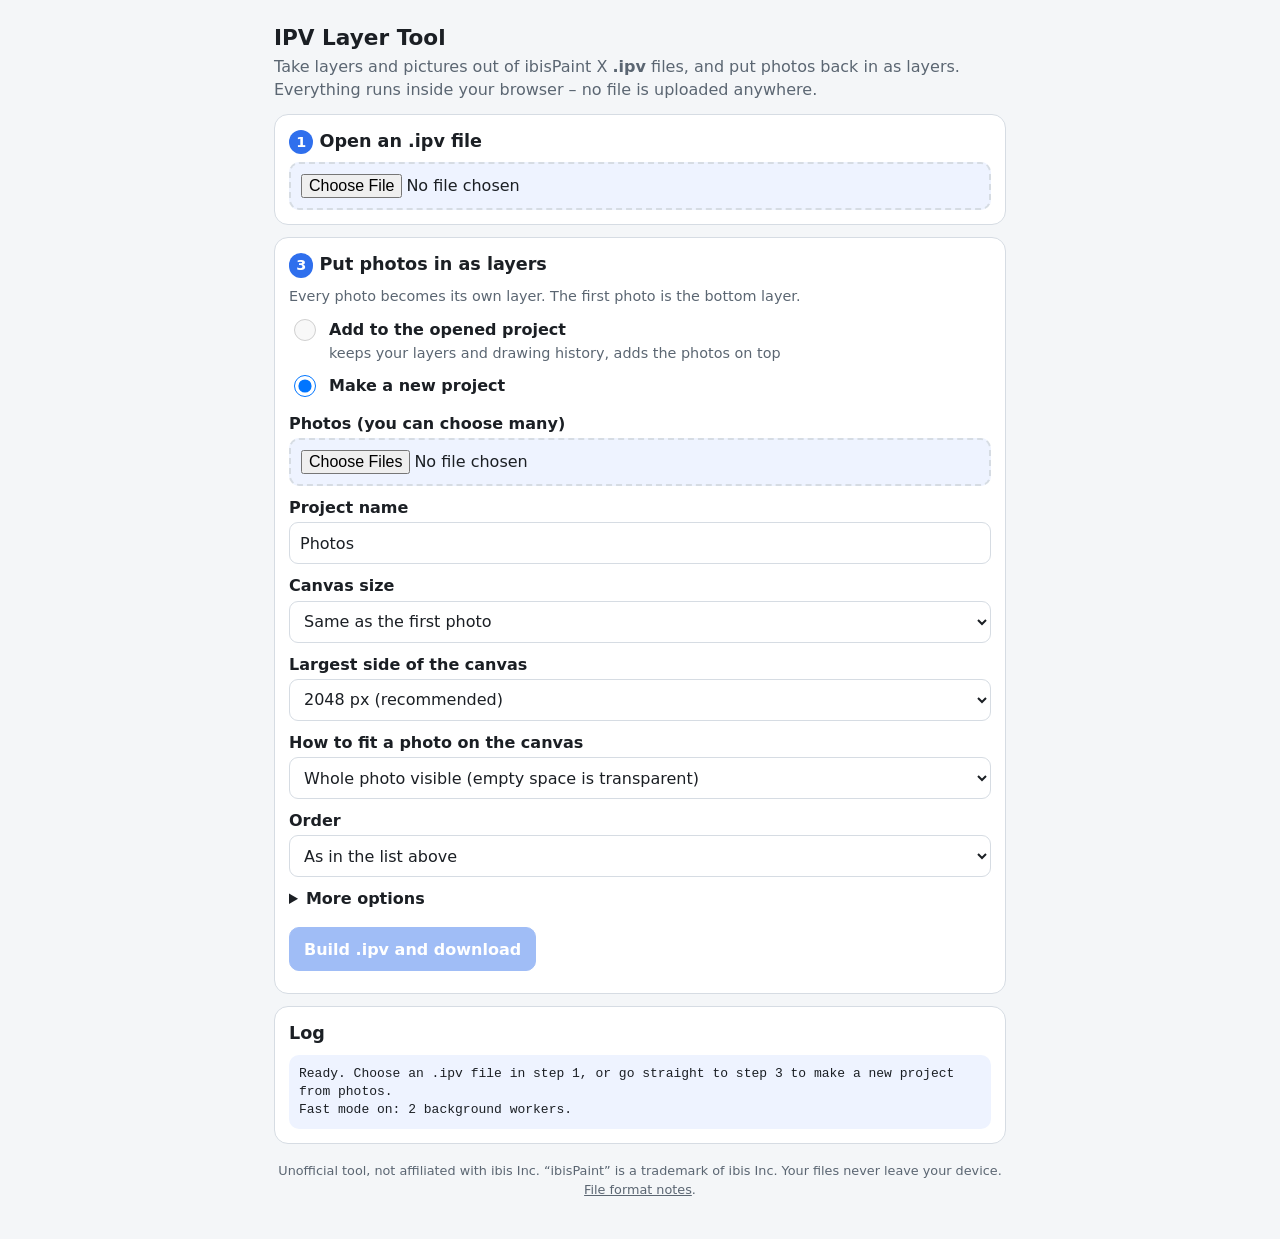
<file: index.html>
<!doctype html>
<html lang="en">
<head>
<meta charset="utf-8">
<meta name="viewport" content="width=device-width, initial-scale=1, viewport-fit=cover">
<meta name="description" content="Extract layers and pictures from ibisPaint X .ipv files and import many photos as layers. Runs in your browser.">
<meta name="color-scheme" content="light dark">
<title>IPV Layer Tool – extract layers and import photos (ibisPaint X)</title>
<link rel="icon" href="favicon.svg" type="image/svg+xml">
<link rel="stylesheet" href="style.css?v=1">
</head>
<body>
<noscript><p style="padding:16px">This tool needs JavaScript.</p></noscript>
<main>
<h1>IPV Layer Tool</h1>
<p class="sub">Take layers and pictures out of ibisPaint X <b>.ipv</b> files, and put photos back in as layers. Everything runs inside your browser – no file is uploaded anywhere.</p>

<section class="card" id="s-open">
  <h2><span class="num">1</span>Open an .ipv file</h2>
  <input type="file" id="file-ipv" aria-label="Choose an .ipv file">
  <div class="box" id="summary" hidden></div>
</section>

<section class="card" id="s-extract" hidden>
  <h2><span class="num">2</span>Extract pictures</h2>
  <p class="hint">Choose what you want, then download everything in one ZIP.</p>
  <label class="chk"><input type="checkbox" id="x-layers" checked><span><b>Each layer as PNG</b><br><span class="hint">full canvas size, transparent background</span></span></label>
  <label class="chk"><input type="checkbox" id="x-trim"><span><b>Each layer cropped</b><br><span class="hint">only the part that has pixels; position is written in the file name</span></span></label>
  <label class="chk"><input type="checkbox" id="x-flat" checked><span><b>Flattened picture</b><br><span class="hint">all visible layers together</span></span></label>
  <label class="chk"><input type="checkbox" id="x-prev"><span><b>Preview image saved by the app</b></span></label>
  <label class="chk"><input type="checkbox" id="x-orig"><span><b>Original photos from the history</b><br><span class="hint">photos that were imported into the project (if any)</span></span></label>
  <label class="chk"><input type="checkbox" id="x-hidden" checked><span><b>Include hidden layers</b></span></label>
  <label class="chk"><input type="checkbox" id="x-man" checked><span><b>manifest.json</b><br><span class="hint">list of layers: order, visibility, opacity, position</span></span></label>
  <div class="row">
    <button class="btn" id="b-zip">Download ZIP</button>
    <button class="btn sec" id="b-flat-png">Flattened PNG</button>
    <button class="btn sec" id="b-flat-jpg">Flattened JPG</button>
  </div>
  <h2 style="margin-top:14px">Layers (bottom to top)</h2>
  <ul class="layers" id="layer-list"></ul>
  <div id="orig-list"></div>
</section>

<section class="card" id="s-import">
  <h2><span class="num">3</span>Put photos in as layers</h2>
  <p class="hint">Every photo becomes its own layer. The first photo is the bottom layer.</p>
  <fieldset style="border:0;padding:0;margin:0">
    <label class="chk"><input type="radio" name="mode" value="add" id="m-add"><span><b>Add to the opened project</b><br><span class="hint">keeps your layers and drawing history, adds the photos on top</span></span></label>
    <label class="chk"><input type="radio" name="mode" value="new" id="m-new" checked><span><b>Make a new project</b></span></label>
  </fieldset>
  <label class="field"><span>Photos (you can choose many)</span><input type="file" id="file-photos" accept="image/*" multiple></label>
  <ul class="photos" id="photo-list"></ul>

  <div id="new-opts">
    <label class="field"><span>Project name</span><input type="text" id="o-title" value="Photos"></label>
    <label class="field"><span>Canvas size</span>
      <select id="o-size"><option value="first">Same as the first photo</option><option value="largest">Same as the largest photo</option><option value="custom">Custom size</option></select></label>
    <div class="row" id="custom-size" hidden><input type="number" id="o-w" min="16" max="8192" value="1080" style="width:46%"> × <input type="number" id="o-h" min="16" max="8192" value="1920" style="width:46%"></div>
    <label class="field"><span>Largest side of the canvas</span>
      <select id="o-max"><option value="1024">1024 px</option><option value="1600">1600 px</option><option value="2048" selected>2048 px (recommended)</option><option value="3000">3000 px</option><option value="4096">4096 px</option><option value="0">No limit (may crash a phone)</option></select></label>
  </div>
  <label class="field"><span>How to fit a photo on the canvas</span>
    <select id="o-fit"><option value="contain">Whole photo visible (empty space is transparent)</option><option value="cover">Fill the canvas (edges are cut)</option><option value="stretch">Stretch to the canvas</option><option value="center">Original size, centered</option></select></label>
  <label class="field"><span>Order</span>
    <select id="o-order"><option value="list">As in the list above</option><option value="name">Sort by file name (1, 2, 10 …)</option><option value="rev">Reverse of the list</option></select></label>
  <details><summary>More options</summary>
    <label class="chk"><input type="checkbox" id="o-hist" checked><span><b>Also store the photos in the history</b><br><span class="hint">This is what the app itself does when you import a photo. The file is about twice as big. Turn it off for a smaller file.</span></span></label>
    <label class="chk"><input type="checkbox" id="o-copy" checked><span><b>Save as a separate copy</b> (new project ID)<br><span class="hint">Applies when you add photos to an opened project or replace layers. Recommended, so the app does not mix the new file up with your original project.</span></span></label>
    <label class="chk"><input type="checkbox" id="o-names"><span><b>Use file names as layer names</b> (experimental)<br><span class="hint">If the app does not accept the file, build again with this off.</span></span></label>
  </details>
  <div class="row"><button class="btn" id="b-build">Build .ipv and download</button><button class="btn sec" id="b-again" hidden>Download again</button></div>
</section>

<section class="card" id="s-replace" hidden>
  <h2><span class="num">4</span>Put edited layer pictures back</h2>
  <p class="hint">Choose the layer PNGs you exported earlier (after editing). A file is matched to its layer by the number in its name, like <code>03_layer25.png</code>. Only the saved pictures change; the drawing history stays as it was.</p>
  <input type="file" id="file-repl" accept="image/*" multiple>
  <ul class="photos" id="repl-list"></ul>
  <div class="row"><button class="btn" id="b-repl" disabled>Replace and download .ipv</button></div>
</section>

<section class="card"><h2>Log</h2><pre id="log">Ready. Choose an .ipv file in step 1, or go straight to step 3 to make a new project from photos.</pre></section>
<div id="status" role="status"></div>
<p class="foot">Unofficial tool, not affiliated with ibis Inc. “ibisPaint” is a trademark of ibis Inc. Your files never leave your device. <a href="format.html">File format notes</a>.</p>
</main>
<script src="ipv-core.js?v=1"></script>
<script src="app.js?v=1"></script>
</body>
</html>
</file>
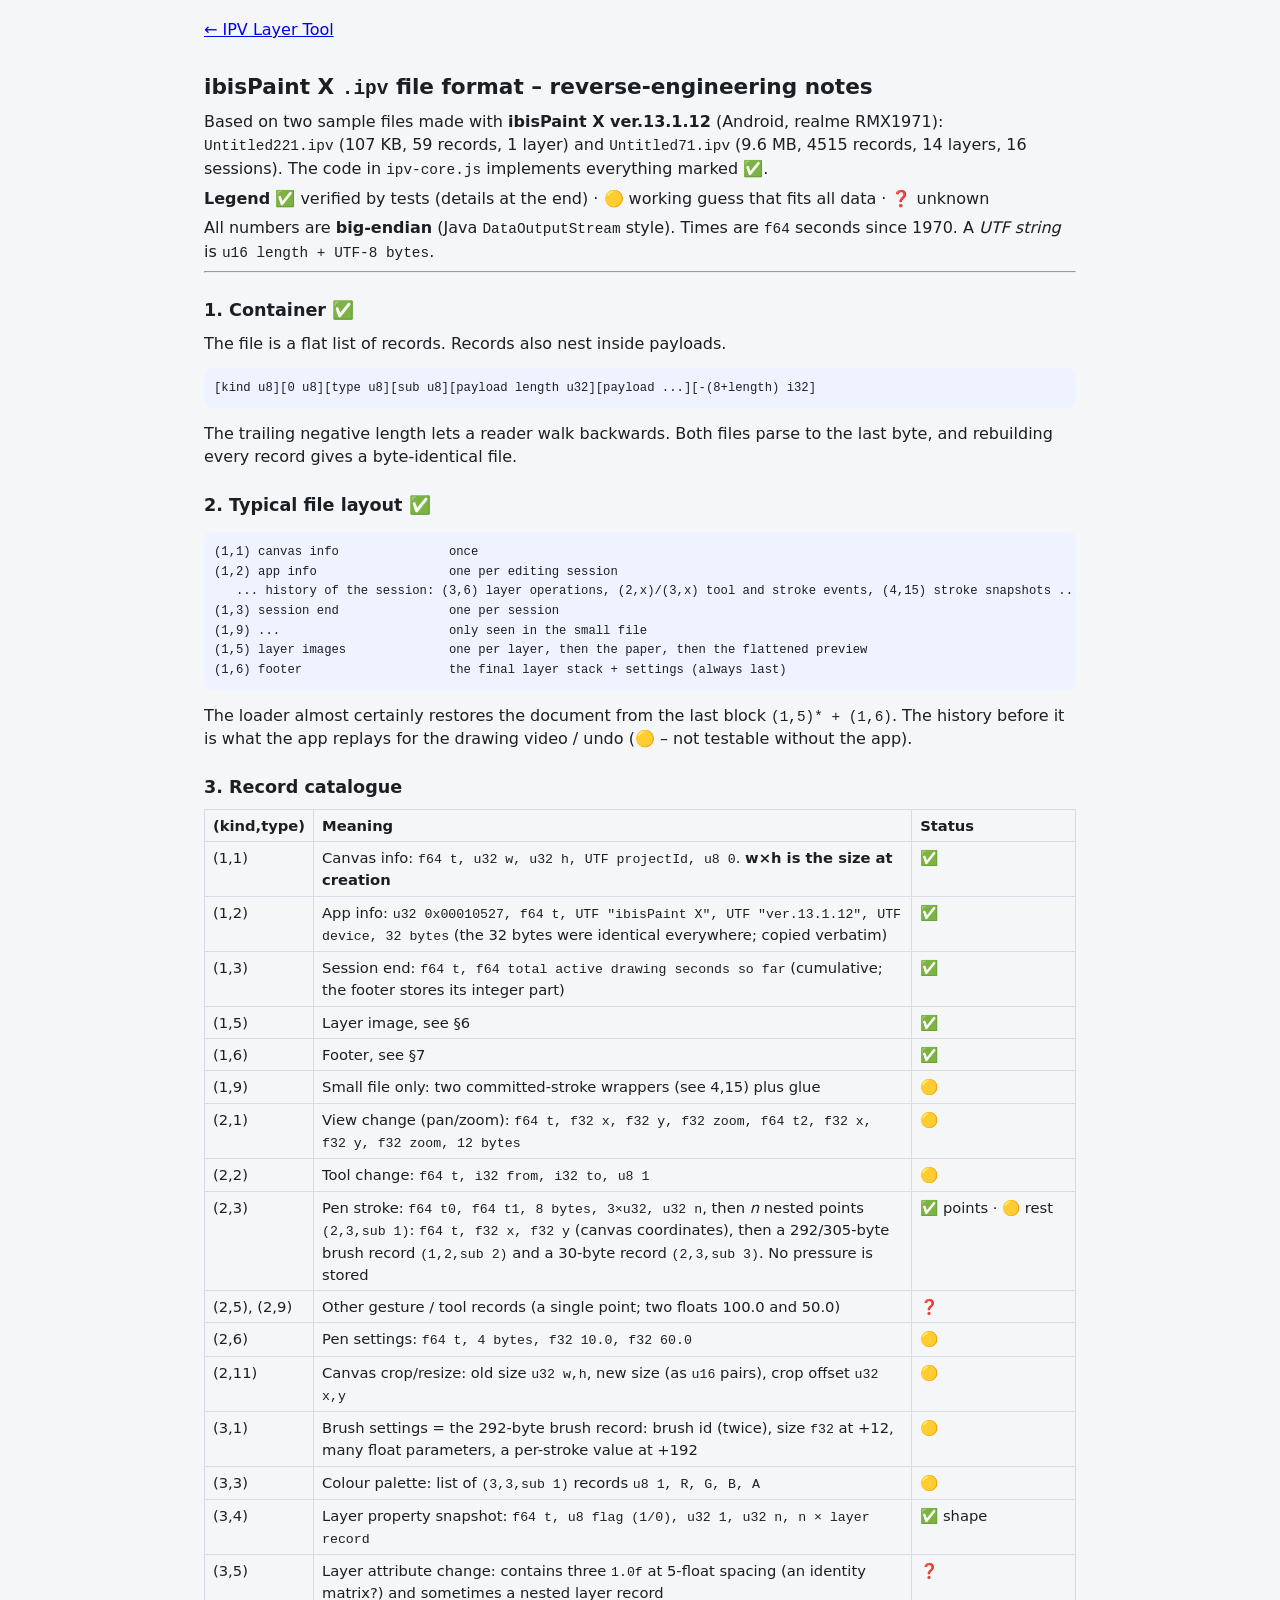
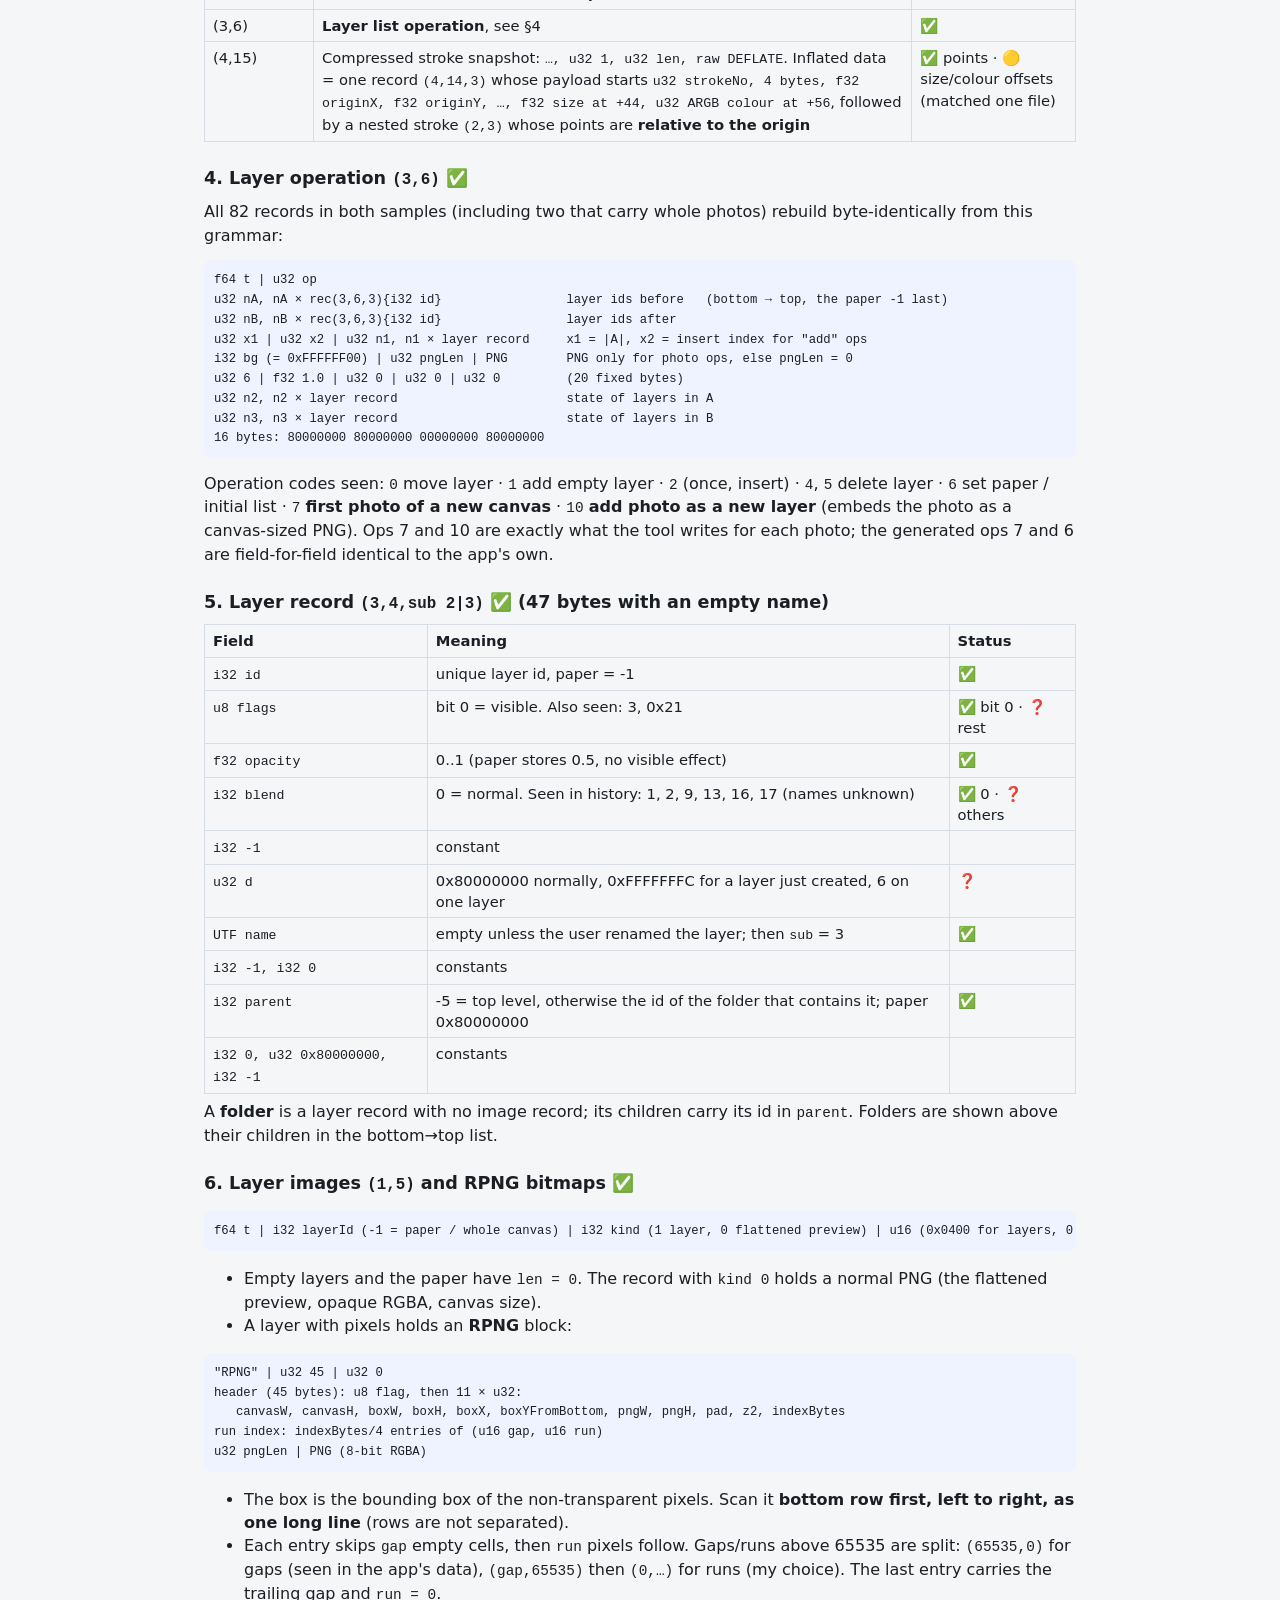
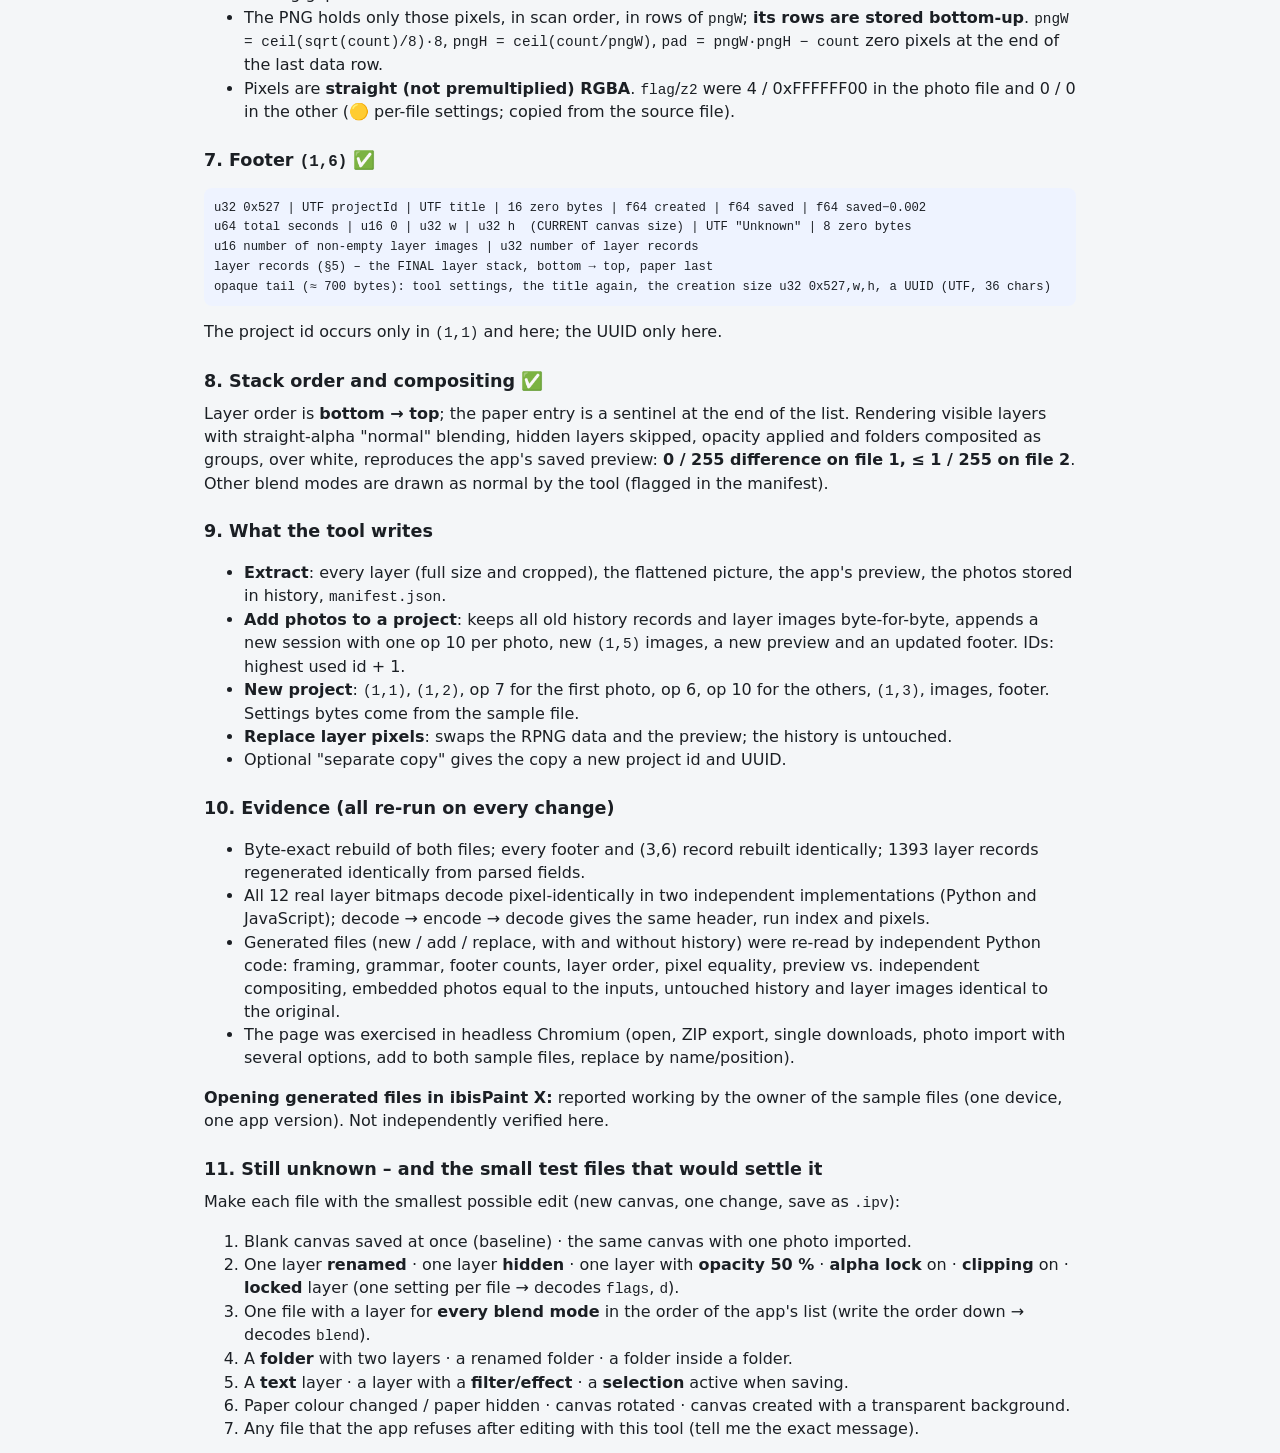
<file: format.html>
<!doctype html>
<html lang="en"><head><meta charset="utf-8"><meta name="viewport" content="width=device-width, initial-scale=1">
<title>ibisPaint X .ipv file format notes</title><link rel="icon" href="favicon.svg" type="image/svg+xml"><link rel="stylesheet" href="style.css?v=1">
<style>main{max-width:900px}table{border-collapse:collapse;width:100%;font-size:.92rem;display:block;overflow-x:auto}th,td{border:1px solid var(--line);padding:5px 8px;text-align:left;vertical-align:top}pre{background:var(--soft);padding:10px;border-radius:8px;overflow-x:auto;font-size:.85rem}code{font-family:ui-monospace,Menlo,Consolas,monospace;font-size:.9em}h1,h2{margin-top:1.4em}</style></head>
<body><main><p><a href="index.html">← IPV Layer Tool</a></p>
<h1>ibisPaint X <code>.ipv</code> file format – reverse-engineering notes</h1>
<p>Based on two sample files made with <strong>ibisPaint X ver.13.1.12</strong> (Android, realme RMX1971):
<code>Untitled221.ipv</code> (107 KB, 59 records, 1 layer) and <code>Untitled71.ipv</code> (9.6 MB, 4515 records, 14 layers, 16 sessions).
The code in <code>ipv-core.js</code> implements everything marked ✅.</p>
<p><strong>Legend</strong> ✅ verified by tests (details at the end) · 🟡 working guess that fits all data · ❓ unknown</p>
<p>All numbers are <strong>big-endian</strong> (Java <code>DataOutputStream</code> style). Times are <code>f64</code> seconds since 1970. A <em>UTF string</em> is <code>u16 length + UTF-8 bytes</code>.</p>
<hr />
<h2>1. Container ✅</h2>
<p>The file is a flat list of records. Records also nest inside payloads.</p>
<pre><code>[kind u8][0 u8][type u8][sub u8][payload length u32][payload ...][-(8+length) i32]
</code></pre>
<p>The trailing negative length lets a reader walk backwards. Both files parse to the last byte, and rebuilding every record gives a byte-identical file.</p>
<h2>2. Typical file layout ✅</h2>
<pre><code>(1,1) canvas info               once
(1,2) app info                  one per editing session
   ... history of the session: (3,6) layer operations, (2,x)/(3,x) tool and stroke events, (4,15) stroke snapshots ...
(1,3) session end               one per session
(1,9) ...                       only seen in the small file
(1,5) layer images              one per layer, then the paper, then the flattened preview
(1,6) footer                    the final layer stack + settings (always last)
</code></pre>
<p>The loader almost certainly restores the document from the last block <code>(1,5)* + (1,6)</code>. The history before it is what the app replays for the drawing video / undo (🟡 – not testable without the app).</p>
<h2>3. Record catalogue</h2>
<table>
<thead>
<tr>
<th>(kind,type)</th>
<th>Meaning</th>
<th>Status</th>
</tr>
</thead>
<tbody>
<tr>
<td>(1,1)</td>
<td>Canvas info: <code>f64 t, u32 w, u32 h, UTF projectId, u8 0</code>. <strong>w×h is the size at creation</strong></td>
<td>✅</td>
</tr>
<tr>
<td>(1,2)</td>
<td>App info: <code>u32 0x00010527, f64 t, UTF "ibisPaint X", UTF "ver.13.1.12", UTF device, 32 bytes</code> (the 32 bytes were identical everywhere; copied verbatim)</td>
<td>✅</td>
</tr>
<tr>
<td>(1,3)</td>
<td>Session end: <code>f64 t, f64 total active drawing seconds so far</code> (cumulative; the footer stores its integer part)</td>
<td>✅</td>
</tr>
<tr>
<td>(1,5)</td>
<td>Layer image, see §6</td>
<td>✅</td>
</tr>
<tr>
<td>(1,6)</td>
<td>Footer, see §7</td>
<td>✅</td>
</tr>
<tr>
<td>(1,9)</td>
<td>Small file only: two committed-stroke wrappers (see 4,15) plus glue</td>
<td>🟡</td>
</tr>
<tr>
<td>(2,1)</td>
<td>View change (pan/zoom): <code>f64 t, f32 x, f32 y, f32 zoom, f64 t2, f32 x, f32 y, f32 zoom, 12 bytes</code></td>
<td>🟡</td>
</tr>
<tr>
<td>(2,2)</td>
<td>Tool change: <code>f64 t, i32 from, i32 to, u8 1</code></td>
<td>🟡</td>
</tr>
<tr>
<td>(2,3)</td>
<td>Pen stroke: <code>f64 t0, f64 t1, 8 bytes, 3×u32, u32 n</code>, then <em>n</em> nested points <code>(2,3,sub 1)</code>: <code>f64 t, f32 x, f32 y</code> (canvas coordinates), then a 292/305-byte brush record <code>(1,2,sub 2)</code> and a 30-byte record <code>(2,3,sub 3)</code>. No pressure is stored</td>
<td>✅ points · 🟡 rest</td>
</tr>
<tr>
<td>(2,5), (2,9)</td>
<td>Other gesture / tool records (a single point; two floats 100.0 and 50.0)</td>
<td>❓</td>
</tr>
<tr>
<td>(2,6)</td>
<td>Pen settings: <code>f64 t, 4 bytes, f32 10.0, f32 60.0</code></td>
<td>🟡</td>
</tr>
<tr>
<td>(2,11)</td>
<td>Canvas crop/resize: old size <code>u32 w,h</code>, new size (as <code>u16</code> pairs), crop offset <code>u32 x,y</code></td>
<td>🟡</td>
</tr>
<tr>
<td>(3,1)</td>
<td>Brush settings = the 292-byte brush record: brush id (twice), size <code>f32</code> at +12, many float parameters, a per-stroke value at +192</td>
<td>🟡</td>
</tr>
<tr>
<td>(3,3)</td>
<td>Colour palette: list of <code>(3,3,sub 1)</code> records <code>u8 1, R, G, B, A</code></td>
<td>🟡</td>
</tr>
<tr>
<td>(3,4)</td>
<td>Layer property snapshot: <code>f64 t, u8 flag (1/0), u32 1, u32 n, n × layer record</code></td>
<td>✅ shape</td>
</tr>
<tr>
<td>(3,5)</td>
<td>Layer attribute change: contains three <code>1.0f</code> at 5-float spacing (an identity matrix?) and sometimes a nested layer record</td>
<td>❓</td>
</tr>
<tr>
<td>(3,6)</td>
<td><strong>Layer list operation</strong>, see §4</td>
<td>✅</td>
</tr>
<tr>
<td>(4,15)</td>
<td>Compressed stroke snapshot: <code>…, u32 1, u32 len, raw DEFLATE</code>. Inflated data = one record <code>(4,14,3)</code> whose payload starts <code>u32 strokeNo, 4 bytes, f32 originX, f32 originY, …, f32 size at +44, u32 ARGB colour at +56</code>, followed by a nested stroke <code>(2,3)</code> whose points are <strong>relative to the origin</strong></td>
<td>✅ points · 🟡 size/colour offsets (matched one file)</td>
</tr>
</tbody>
</table>
<h2>4. Layer operation <code>(3,6)</code> ✅</h2>
<p>All 82 records in both samples (including two that carry whole photos) rebuild byte-identically from this grammar:</p>
<pre><code>f64 t | u32 op
u32 nA, nA × rec(3,6,3){i32 id}                 layer ids before   (bottom → top, the paper -1 last)
u32 nB, nB × rec(3,6,3){i32 id}                 layer ids after
u32 x1 | u32 x2 | u32 n1, n1 × layer record     x1 = |A|, x2 = insert index for &quot;add&quot; ops
i32 bg (= 0xFFFFFF00) | u32 pngLen | PNG        PNG only for photo ops, else pngLen = 0
u32 6 | f32 1.0 | u32 0 | u32 0 | u32 0         (20 fixed bytes)
u32 n2, n2 × layer record                       state of layers in A
u32 n3, n3 × layer record                       state of layers in B
16 bytes: 80000000 80000000 00000000 80000000
</code></pre>
<p>Operation codes seen: <code>0</code> move layer · <code>1</code> add empty layer · <code>2</code> (once, insert) · <code>4</code>, <code>5</code> delete layer · <code>6</code> set paper / initial list · <code>7</code> <strong>first photo of a new canvas</strong> · <code>10</code> <strong>add photo as a new layer</strong> (embeds the photo as a canvas-sized PNG). Ops 7 and 10 are exactly what the tool writes for each photo; the generated ops 7 and 6 are field-for-field identical to the app's own.</p>
<h2>5. Layer record <code>(3,4,sub 2|3)</code> ✅ (47 bytes with an empty name)</h2>
<table>
<thead>
<tr>
<th>Field</th>
<th>Meaning</th>
<th>Status</th>
</tr>
</thead>
<tbody>
<tr>
<td><code>i32 id</code></td>
<td>unique layer id, paper = -1</td>
<td>✅</td>
</tr>
<tr>
<td><code>u8 flags</code></td>
<td>bit 0 = visible. Also seen: 3, 0x21</td>
<td>✅ bit 0 · ❓ rest</td>
</tr>
<tr>
<td><code>f32 opacity</code></td>
<td>0..1 (paper stores 0.5, no visible effect)</td>
<td>✅</td>
</tr>
<tr>
<td><code>i32 blend</code></td>
<td>0 = normal. Seen in history: 1, 2, 9, 13, 16, 17 (names unknown)</td>
<td>✅ 0 · ❓ others</td>
</tr>
<tr>
<td><code>i32 -1</code></td>
<td>constant</td>
<td></td>
</tr>
<tr>
<td><code>u32 d</code></td>
<td>0x80000000 normally, 0xFFFFFFFC for a layer just created, 6 on one layer</td>
<td>❓</td>
</tr>
<tr>
<td><code>UTF name</code></td>
<td>empty unless the user renamed the layer; then <code>sub</code> = 3</td>
<td>✅</td>
</tr>
<tr>
<td><code>i32 -1, i32 0</code></td>
<td>constants</td>
<td></td>
</tr>
<tr>
<td><code>i32 parent</code></td>
<td>-5 = top level, otherwise the id of the folder that contains it; paper 0x80000000</td>
<td>✅</td>
</tr>
<tr>
<td><code>i32 0, u32 0x80000000, i32 -1</code></td>
<td>constants</td>
<td></td>
</tr>
</tbody>
</table>
<p>A <strong>folder</strong> is a layer record with no image record; its children carry its id in <code>parent</code>. Folders are shown above their children in the bottom→top list.</p>
<h2>6. Layer images <code>(1,5)</code> and RPNG bitmaps ✅</h2>
<pre><code>f64 t | i32 layerId (-1 = paper / whole canvas) | i32 kind (1 layer, 0 flattened preview) | u16 (0x0400 for layers, 0 for preview) | u32 len | data
</code></pre>
<ul>
<li>Empty layers and the paper have <code>len = 0</code>. The record with <code>kind 0</code> holds a normal PNG (the flattened preview, opaque RGBA, canvas size).</li>
<li>A layer with pixels holds an <strong>RPNG</strong> block:</li>
</ul>
<pre><code>&quot;RPNG&quot; | u32 45 | u32 0
header (45 bytes): u8 flag, then 11 × u32:
   canvasW, canvasH, boxW, boxH, boxX, boxYFromBottom, pngW, pngH, pad, z2, indexBytes
run index: indexBytes/4 entries of (u16 gap, u16 run)
u32 pngLen | PNG (8-bit RGBA)
</code></pre>
<ul>
<li>The box is the bounding box of the non-transparent pixels. Scan it <strong>bottom row first, left to right, as one long line</strong> (rows are not separated).</li>
<li>Each entry skips <code>gap</code> empty cells, then <code>run</code> pixels follow. Gaps/runs above 65535 are split: <code>(65535,0)</code> for gaps (seen in the app's data), <code>(gap,65535)</code> then <code>(0,…)</code> for runs (my choice). The last entry carries the trailing gap and <code>run = 0</code>.</li>
<li>The PNG holds only those pixels, in scan order, in rows of <code>pngW</code>; <strong>its rows are stored bottom-up</strong>. <code>pngW = ceil(sqrt(count)/8)·8</code>, <code>pngH = ceil(count/pngW)</code>, <code>pad = pngW·pngH − count</code> zero pixels at the end of the last data row.</li>
<li>Pixels are <strong>straight (not premultiplied) RGBA</strong>. <code>flag</code>/<code>z2</code> were 4 / 0xFFFFFF00 in the photo file and 0 / 0 in the other (🟡 per-file settings; copied from the source file).</li>
</ul>
<h2>7. Footer <code>(1,6)</code> ✅</h2>
<pre><code>u32 0x527 | UTF projectId | UTF title | 16 zero bytes | f64 created | f64 saved | f64 saved−0.002
u64 total seconds | u16 0 | u32 w | u32 h  (CURRENT canvas size) | UTF &quot;Unknown&quot; | 8 zero bytes
u16 number of non-empty layer images | u32 number of layer records
layer records (§5) – the FINAL layer stack, bottom → top, paper last
opaque tail (≈ 700 bytes): tool settings, the title again, the creation size u32 0x527,w,h, a UUID (UTF, 36 chars)
</code></pre>
<p>The project id occurs only in <code>(1,1)</code> and here; the UUID only here.</p>
<h2>8. Stack order and compositing ✅</h2>
<p>Layer order is <strong>bottom → top</strong>; the paper entry is a sentinel at the end of the list. Rendering visible layers with straight-alpha "normal" blending, hidden layers skipped, opacity applied and folders composited as groups, over white, reproduces the app's saved preview: <strong>0 / 255 difference on file 1, ≤ 1 / 255 on file 2</strong>. Other blend modes are drawn as normal by the tool (flagged in the manifest).</p>
<h2>9. What the tool writes</h2>
<ul>
<li><strong>Extract</strong>: every layer (full size and cropped), the flattened picture, the app's preview, the photos stored in history, <code>manifest.json</code>.</li>
<li><strong>Add photos to a project</strong>: keeps all old history records and layer images byte-for-byte, appends a new session with one op 10 per photo, new <code>(1,5)</code> images, a new preview and an updated footer. IDs: highest used id + 1.</li>
<li><strong>New project</strong>: <code>(1,1)</code>, <code>(1,2)</code>, op 7 for the first photo, op 6, op 10 for the others, <code>(1,3)</code>, images, footer. Settings bytes come from the sample file.</li>
<li><strong>Replace layer pixels</strong>: swaps the RPNG data and the preview; the history is untouched.</li>
<li>Optional "separate copy" gives the copy a new project id and UUID.</li>
</ul>
<h2>10. Evidence (all re-run on every change)</h2>
<ul>
<li>Byte-exact rebuild of both files; every footer and (3,6) record rebuilt identically; 1393 layer records regenerated identically from parsed fields.</li>
<li>All 12 real layer bitmaps decode pixel-identically in two independent implementations (Python and JavaScript); decode → encode → decode gives the same header, run index and pixels.</li>
<li>Generated files (new / add / replace, with and without history) were re-read by independent Python code: framing, grammar, footer counts, layer order, pixel equality, preview vs. independent compositing, embedded photos equal to the inputs, untouched history and layer images identical to the original.</li>
<li>The page was exercised in headless Chromium (open, ZIP export, single downloads, photo import with several options, add to both sample files, replace by name/position).</li>
</ul>
<p><strong>Opening generated files in ibisPaint X:</strong> reported working by the owner of the sample files (one device, one app version). Not independently verified here.</p>
<h2>11. Still unknown – and the small test files that would settle it</h2>
<p>Make each file with the smallest possible edit (new canvas, one change, save as <code>.ipv</code>):</p>
<ol>
<li>Blank canvas saved at once (baseline) · the same canvas with one photo imported.</li>
<li>One layer <strong>renamed</strong> · one layer <strong>hidden</strong> · one layer with <strong>opacity 50 %</strong> · <strong>alpha lock</strong> on · <strong>clipping</strong> on · <strong>locked</strong> layer (one setting per file → decodes <code>flags</code>, <code>d</code>).</li>
<li>One file with a layer for <strong>every blend mode</strong> in the order of the app's list (write the order down → decodes <code>blend</code>).</li>
<li>A <strong>folder</strong> with two layers · a renamed folder · a folder inside a folder.</li>
<li>A <strong>text</strong> layer · a layer with a <strong>filter/effect</strong> · a <strong>selection</strong> active when saving.</li>
<li>Paper colour changed / paper hidden · canvas rotated · canvas created with a transparent background.</li>
<li>Any file that the app refuses after editing with this tool (tell me the exact message).</li>
</ol>
</main></body></html>
</file>
<file: style.css>
:root{--bg:#f4f6f8;--card:#fff;--text:#1b1f24;--muted:#5b6672;--line:#d6dce3;--accent:#2f6fed;--accent-text:#fff;--soft:#eef3ff;--ok:#e7f6ec;--err:#fdeaea;--err-text:#9b1c1c}
@media (prefers-color-scheme:dark){:root{--bg:#111418;--card:#1a1f26;--text:#e8ecf1;--muted:#9aa6b2;--line:#2c343d;--accent:#6e9bff;--accent-text:#0b1220;--soft:#1c2433;--ok:#14281b;--err:#2d1717;--err-text:#ff9d9d}}
*{box-sizing:border-box}
html{-webkit-text-size-adjust:100%}
body{margin:0;background:var(--bg);color:var(--text);font:16px/1.45 system-ui,-apple-system,"Segoe UI",Roboto,Arial,sans-serif;padding:env(safe-area-inset-top,0) env(safe-area-inset-right,0) env(safe-area-inset-bottom,0) env(safe-area-inset-left,0)}
main{max-width:760px;margin:0 auto;padding:12px 14px 40px}
h1{font-size:1.35rem;margin:10px 0 2px}
h2{font-size:1.1rem;margin:0 0 8px}
p{margin:6px 0}
.sub{color:var(--muted);margin:0 0 8px}
.card{background:var(--card);border:1px solid var(--line);border-radius:14px;padding:14px;margin:12px 0}
.num{display:inline-block;min-width:1.7em;height:1.7em;line-height:1.7em;text-align:center;border-radius:50%;background:var(--accent);color:var(--accent-text);font-size:.9rem;margin-right:6px}
.btn{appearance:none;border:1px solid var(--accent);background:var(--accent);color:var(--accent-text);border-radius:10px;min-height:44px;padding:8px 14px;font:inherit;font-weight:600;cursor:pointer}
.btn.sec{background:transparent;color:var(--accent)}
.btn.small{min-height:36px;padding:4px 10px;font-size:.9rem}
.btn:disabled{opacity:.45;cursor:not-allowed}
.row{display:flex;flex-wrap:wrap;gap:8px;align-items:center;margin:8px 0}
.field{display:block;margin:10px 0}
.field>span{display:block;font-weight:600;margin-bottom:3px}
input[type=text],input[type=number],select{width:100%;min-height:42px;border:1px solid var(--line);border-radius:9px;padding:6px 10px;background:var(--card);color:var(--text);font:inherit}
input[type=file]{width:100%;padding:10px;border:2px dashed var(--line);border-radius:10px;background:var(--soft);color:var(--text);font:inherit}
label.chk{display:flex;gap:10px;align-items:flex-start;padding:5px 0}
label.chk input{width:22px;height:22px;margin-top:1px;flex:none}
.hint{color:var(--muted);font-size:.9rem}
.box{background:var(--soft);border-radius:10px;padding:10px 12px;margin:8px 0;font-size:.95rem}
.layers,.photos{list-style:none;margin:8px 0;padding:0}
.layers li,.photos li{display:flex;gap:10px;align-items:center;padding:8px 0;border-top:1px solid var(--line)}
.layers li:first-child,.photos li:first-child{border-top:0}
.thumb{width:64px;height:64px;flex:none;border-radius:8px;border:1px solid var(--line);background:repeating-conic-gradient(#cfd5dc 0 25%,#fff 0 50%) 0 0/16px 16px;object-fit:contain}
.grow{flex:1;min-width:0}
.name{font-weight:600;overflow:hidden;text-overflow:ellipsis;white-space:nowrap}
.meta{color:var(--muted);font-size:.85rem}
.tag{display:inline-block;border:1px solid var(--line);border-radius:6px;padding:0 6px;margin-right:4px;font-size:.78rem}
#log{white-space:pre-wrap;font:13px/1.4 ui-monospace,Menlo,Consolas,monospace;max-height:260px;overflow:auto;background:var(--soft);border-radius:10px;padding:10px;margin:0}
#log .err{color:var(--err-text);font-weight:600}
#status{position:sticky;bottom:0;background:var(--accent);color:var(--accent-text);padding:10px 14px;border-radius:10px;margin:10px 0;display:none;font-weight:600}
details{margin:8px 0}
summary{cursor:pointer;font-weight:600;min-height:32px}
[hidden]{display:none!important}
.foot{color:var(--muted);font-size:.8rem;margin:18px 2px 0;text-align:center}
.foot a{color:inherit}
</file>
